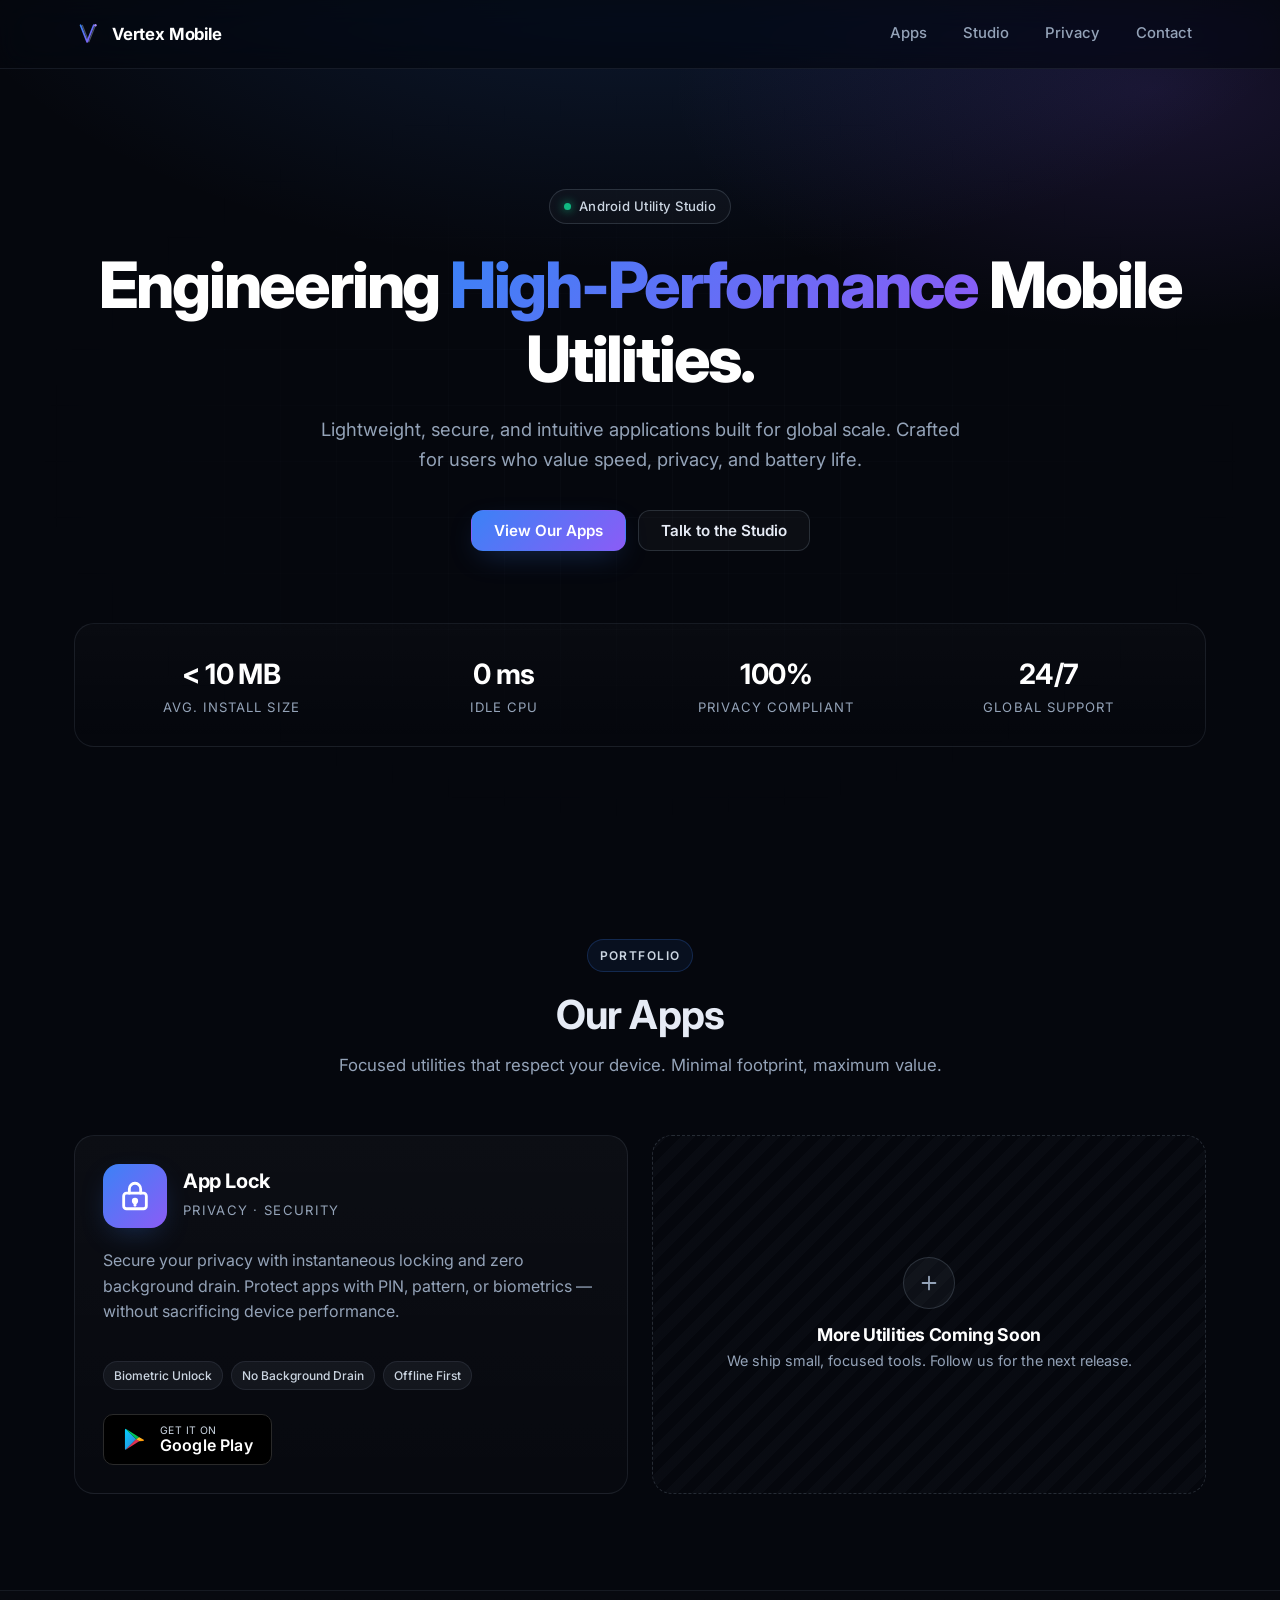
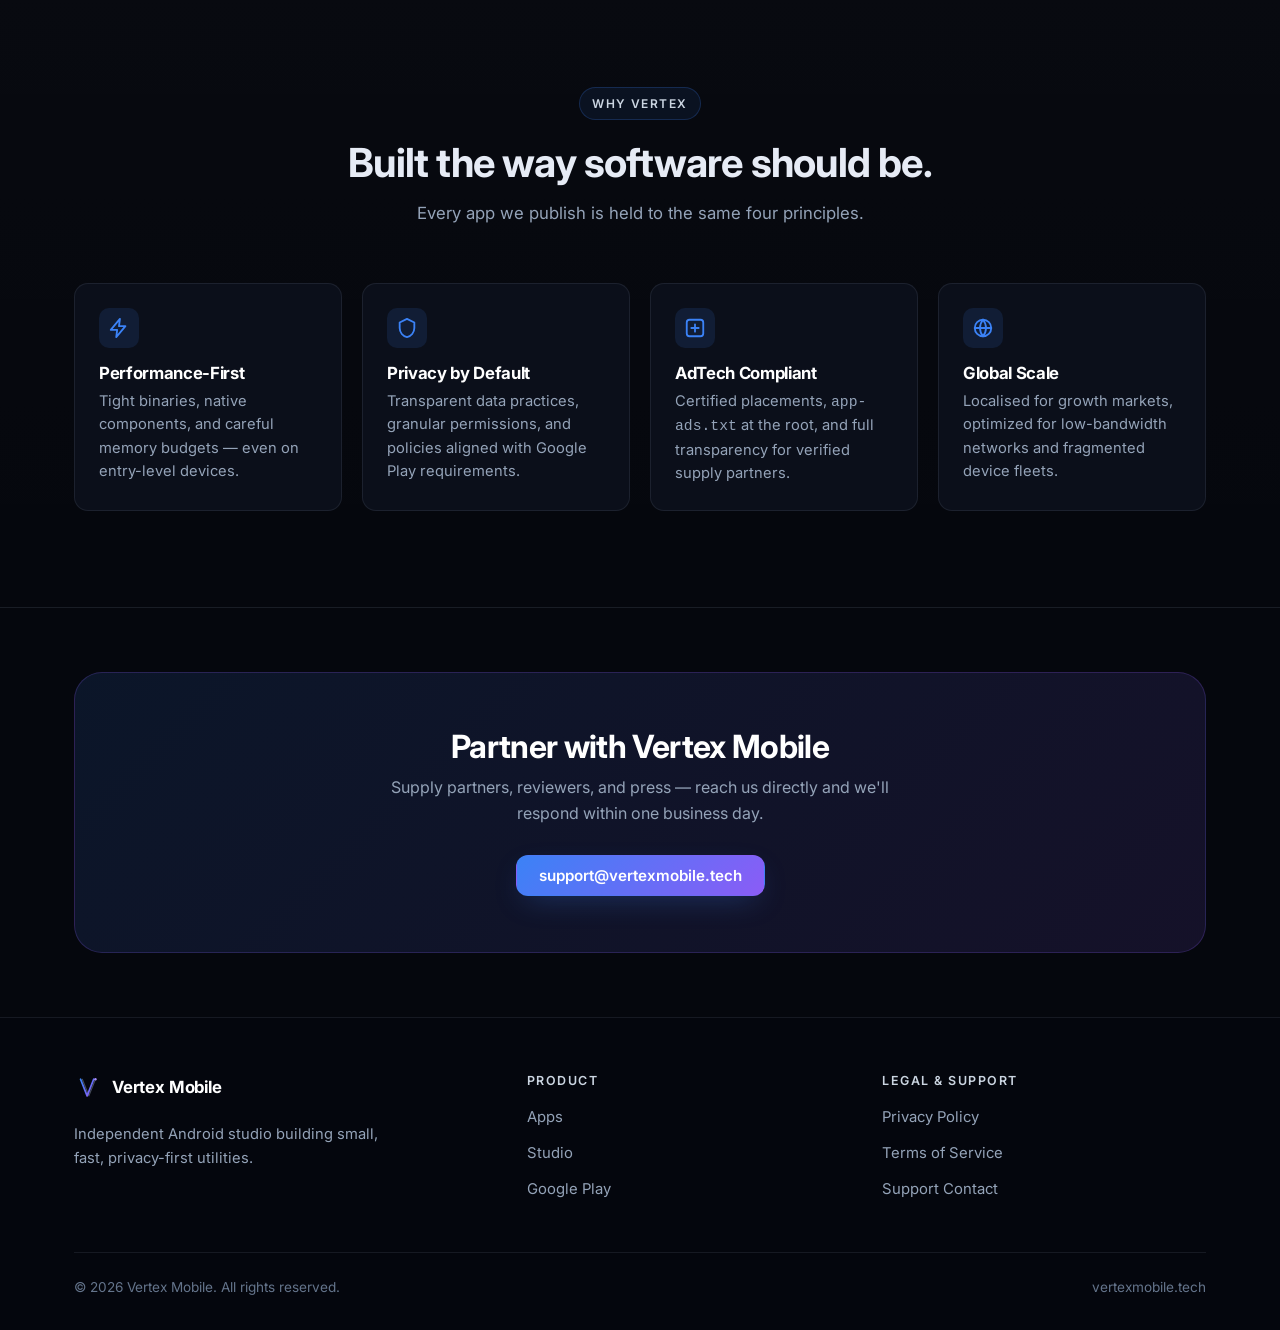
<file: index.html>
<!DOCTYPE html>
<html lang="en">
  <head>
    <meta charset="UTF-8" />
    <meta name="viewport" content="width=device-width, initial-scale=1.0" />
    <title>Vertex Mobile — High-Performance Mobile Utilities</title>
    <meta
      name="description"
      content="Vertex Mobile is a studio building lightweight, secure, and intuitive Android utility apps engineered for global scale."
    />
    <meta name="theme-color" content="#05070d" />
    <meta name="color-scheme" content="dark" />
    <link rel="canonical" href="https://vertexmobile.tech/" />

    <!-- Open Graph / Twitter -->
    <meta property="og:type" content="website" />
    <meta property="og:title" content="Vertex Mobile" />
    <meta
      property="og:description"
      content="Engineering high-performance mobile utilities. Lightweight, secure, intuitive apps built for global scale."
    />
    <meta property="og:url" content="https://vertexmobile.tech/" />
    <meta property="og:site_name" content="Vertex Mobile" />
    <meta name="twitter:card" content="summary_large_image" />
    <meta name="twitter:title" content="Vertex Mobile" />
    <meta
      name="twitter:description"
      content="Engineering high-performance mobile utilities."
    />

    <!-- Favicons -->
    <link rel="icon" type="image/svg+xml" href="assets/img/favicon.svg" />

    <!-- Preconnect + Inter font -->
    <link rel="preconnect" href="https://fonts.googleapis.com" />
    <link rel="preconnect" href="https://fonts.gstatic.com" crossorigin />
    <link
      rel="preload"
      as="style"
      href="https://fonts.googleapis.com/css2?family=Inter:wght@400;500;600;700;800&display=swap"
    />
    <link
      rel="stylesheet"
      href="https://fonts.googleapis.com/css2?family=Inter:wght@400;500;600;700;800&display=swap"
    />

    <!-- App stylesheet -->
    <link rel="stylesheet" href="assets/css/styles.css" />

    <!-- Structured data: Organization -->
    <script type="application/ld+json">
      {
        "@context": "https://schema.org",
        "@type": "Organization",
        "name": "Vertex Mobile",
        "url": "https://vertexmobile.tech/",
        "logo": "https://vertexmobile.tech/assets/img/favicon.svg",
        "email": "developer.albin@gmail.com",
        "sameAs": []
      }
    </script>

    <script async src="https://pagead2.googlesyndication.com/pagead/js/adsbygoogle.js?client=ca-pub-3490757999709276"
     crossorigin="anonymous"></script>
  </head>
  <body>
    <!-- =============== HEADER =============== -->
    <header class="site-header" role="banner">
      <div class="container nav">
        <a href="/" class="brand" aria-label="Vertex Mobile home">
          <svg
            class="brand-mark"
            xmlns="http://www.w3.org/2000/svg"
            viewBox="0 0 64 64"
            aria-hidden="true"
          >
            <defs>
              <linearGradient id="hdr-v" x1="0" y1="0" x2="1" y2="1">
                <stop offset="0%" stop-color="#3b82f6" />
                <stop offset="100%" stop-color="#8b5cf6" />
              </linearGradient>
            </defs>
            <path
              d="M19 12 L34 50 L49 12"
              fill="none"
              stroke="rgba(148,163,184,0.5)"
              stroke-width="2.6"
              stroke-linejoin="round"
              stroke-linecap="round"
            />
            <path
              d="M15 12 L30 50 L45 12"
              fill="none"
              stroke="url(#hdr-v)"
              stroke-width="4"
              stroke-linejoin="round"
              stroke-linecap="round"
            />
            <circle cx="49" cy="12" r="2.8" fill="#a78bfa" />
          </svg>
          <span>Vertex Mobile</span>
        </a>

        <button
          class="nav-toggle"
          type="button"
          aria-expanded="false"
          aria-controls="primary-nav"
          aria-label="Toggle navigation"
        >
          <svg
            width="20"
            height="20"
            viewBox="0 0 24 24"
            fill="none"
            stroke="currentColor"
            stroke-width="2"
            stroke-linecap="round"
          >
            <path d="M4 7h16M4 12h16M4 17h16" />
          </svg>
        </button>

        <ul id="primary-nav" class="nav-links">
          <li><a href="#apps">Apps</a></li>
          <li><a href="#about">Studio</a></li>
          <li><a href="privacy-policy.html">Privacy</a></li>
          <li>
            <a href="mailto:support@vertexmobile.tech">Contact</a>
          </li>
        </ul>
      </div>
    </header>

    <main>
      <!-- =============== HERO =============== -->
      <section class="hero" aria-labelledby="hero-title">
        <div class="hero-grid" aria-hidden="true"></div>
        <div class="container hero-inner">
          <span class="hero-badge">
            <span class="dot" aria-hidden="true"></span>
            Android Utility Studio
          </span>
          <h1 id="hero-title">
            Engineering
            <span class="accent">High-Performance</span>
            Mobile Utilities.
          </h1>
          <p class="lead">
            Lightweight, secure, and intuitive applications built for global
            scale. Crafted for users who value speed, privacy, and battery
            life.
          </p>
          <div class="hero-cta">
            <a href="#apps" class="btn btn-primary">View Our Apps</a>
            <a
              href="mailto:support@vertexmobile.tech"
              class="btn btn-ghost"
              >Talk to the Studio</a
            >
          </div>

          <div class="stats" role="list">
            <div class="stat" role="listitem">
              <div class="stat-value">&lt; 10&nbsp;MB</div>
              <div class="stat-label">Avg. Install Size</div>
            </div>
            <div class="stat" role="listitem">
              <div class="stat-value">0 ms</div>
              <div class="stat-label">Idle CPU</div>
            </div>
            <div class="stat" role="listitem">
              <div class="stat-value">100%</div>
              <div class="stat-label">Privacy Compliant</div>
            </div>
            <div class="stat" role="listitem">
              <div class="stat-value">24/7</div>
              <div class="stat-label">Global Support</div>
            </div>
          </div>
        </div>
      </section>

      <!-- =============== APPS =============== -->
      <section id="apps" class="section">
        <div class="container">
          <div class="text-center">
            <span class="eyebrow">Portfolio</span>
            <h2 class="section-heading">Our Apps</h2>
            <p class="section-sub">
              Focused utilities that respect your device. Minimal footprint,
              maximum value.
            </p>
          </div>

          <div class="apps-grid">
            <!-- App Lock card -->
            <article class="app-card" aria-labelledby="applock-title">
              <div class="app-card-head">
                <div class="app-icon" aria-hidden="true">
                  <svg
                    viewBox="0 0 24 24"
                    fill="none"
                    stroke="#fff"
                    stroke-width="2"
                    stroke-linecap="round"
                    stroke-linejoin="round"
                  >
                    <rect x="4" y="10" width="16" height="11" rx="2" />
                    <path d="M8 10V7a4 4 0 0 1 8 0v3" />
                    <circle cx="12" cy="15.5" r="1.2" fill="#fff" />
                    <path d="M12 16.7V18.5" />
                  </svg>
                </div>
                <div class="app-meta">
                  <h3 id="applock-title">App Lock</h3>
                  <span>Privacy · Security</span>
                </div>
              </div>

              <p class="app-desc">
                Secure your privacy with instantaneous locking and zero
                background drain. Protect apps with PIN, pattern, or
                biometrics — without sacrificing device performance.
              </p>

              <ul class="app-tags">
                <li>Biometric Unlock</li>
                <li>No Background Drain</li>
                <li>Offline First</li>
              </ul>

              <div class="app-card-foot">
                <!-- Play Store badge (SVG/CSS, keeps page static & self-hosted) -->
                <a
                  class="play-badge"
                  href="https://play.google.com/store/apps/developer?id=VertexMobile"
                  rel="noopener"
                  aria-label="Get App Lock on Google Play"
                >
                  <svg viewBox="0 0 512 512" aria-hidden="true">
                    <defs>
                      <linearGradient id="pb-a" x1="0" y1="0" x2="1" y2="1">
                        <stop offset="0" stop-color="#00D2FF" />
                        <stop offset="1" stop-color="#3A7BD5" />
                      </linearGradient>
                      <linearGradient id="pb-b" x1="0" y1="0" x2="1" y2="1">
                        <stop offset="0" stop-color="#FFD93D" />
                        <stop offset="1" stop-color="#FF8A00" />
                      </linearGradient>
                      <linearGradient id="pb-c" x1="0" y1="0" x2="1" y2="1">
                        <stop offset="0" stop-color="#FF4B4B" />
                        <stop offset="1" stop-color="#C2185B" />
                      </linearGradient>
                      <linearGradient id="pb-d" x1="0" y1="0" x2="1" y2="1">
                        <stop offset="0" stop-color="#00E676" />
                        <stop offset="1" stop-color="#00B248" />
                      </linearGradient>
                    </defs>
                    <path
                      d="M72 32 L280 240 L72 448 C64 444 58 436 58 426 L58 54 C58 44 64 36 72 32 Z"
                      fill="url(#pb-a)"
                    />
                    <path
                      d="M340 200 L72 32 L280 240 Z"
                      fill="url(#pb-d)"
                    />
                    <path
                      d="M340 280 L72 448 L280 240 Z"
                      fill="url(#pb-c)"
                    />
                    <path
                      d="M340 200 L420 244 C434 252 434 268 420 276 L340 280 L280 240 Z"
                      fill="url(#pb-b)"
                    />
                  </svg>
                  <span class="play-text">
                    <small>GET IT ON</small>
                    <strong>Google Play</strong>
                  </span>
                </a>
              </div>
            </article>

            <!-- Placeholder card for future apps -->
            <article
              class="app-card-placeholder"
              aria-label="More utilities coming soon"
            >
              <div class="plus" aria-hidden="true">
                <svg
                  width="22"
                  height="22"
                  viewBox="0 0 24 24"
                  fill="none"
                  stroke="currentColor"
                  stroke-width="2"
                  stroke-linecap="round"
                >
                  <path d="M12 5v14M5 12h14" />
                </svg>
              </div>
              <h3>More Utilities Coming Soon</h3>
              <p>
                We ship small, focused tools. Follow us for the next release.
              </p>
            </article>
          </div>
        </div>
      </section>

      <!-- =============== FEATURES / ABOUT =============== -->
      <section id="about" class="section features">
        <div class="container">
          <div class="text-center">
            <span class="eyebrow">Why Vertex</span>
            <h2 class="section-heading">Built the way software should be.</h2>
            <p class="section-sub">
              Every app we publish is held to the same four principles.
            </p>
          </div>

          <div class="features-grid">
            <div class="feature">
              <div class="feature-icon" aria-hidden="true">
                <svg
                  width="22"
                  height="22"
                  viewBox="0 0 24 24"
                  fill="none"
                  stroke="currentColor"
                  stroke-width="2"
                  stroke-linecap="round"
                  stroke-linejoin="round"
                >
                  <path d="M13 2 3 14h7l-1 8 10-12h-7l1-8z" />
                </svg>
              </div>
              <h3>Performance-First</h3>
              <p>
                Tight binaries, native components, and careful memory budgets
                — even on entry-level devices.
              </p>
            </div>

            <div class="feature">
              <div class="feature-icon" aria-hidden="true">
                <svg
                  width="22"
                  height="22"
                  viewBox="0 0 24 24"
                  fill="none"
                  stroke="currentColor"
                  stroke-width="2"
                  stroke-linecap="round"
                  stroke-linejoin="round"
                >
                  <path d="M12 2 4 6v6c0 5 3.5 9 8 10 4.5-1 8-5 8-10V6l-8-4z" />
                </svg>
              </div>
              <h3>Privacy by Default</h3>
              <p>
                Transparent data practices, granular permissions, and policies
                aligned with Google Play requirements.
              </p>
            </div>

            <div class="feature">
              <div class="feature-icon" aria-hidden="true">
                <svg
                  width="22"
                  height="22"
                  viewBox="0 0 24 24"
                  fill="none"
                  stroke="currentColor"
                  stroke-width="2"
                  stroke-linecap="round"
                  stroke-linejoin="round"
                >
                  <rect x="3" y="3" width="18" height="18" rx="3" />
                  <path d="M8 12h8M12 8v8" />
                </svg>
              </div>
              <h3>AdTech Compliant</h3>
              <p>
                Certified placements, <code>app-ads.txt</code> at the root,
                and full transparency for verified supply partners.
              </p>
            </div>

            <div class="feature">
              <div class="feature-icon" aria-hidden="true">
                <svg
                  width="22"
                  height="22"
                  viewBox="0 0 24 24"
                  fill="none"
                  stroke="currentColor"
                  stroke-width="2"
                  stroke-linecap="round"
                  stroke-linejoin="round"
                >
                  <circle cx="12" cy="12" r="9" />
                  <path d="M3 12h18M12 3a14 14 0 0 1 0 18M12 3a14 14 0 0 0 0 18" />
                </svg>
              </div>
              <h3>Global Scale</h3>
              <p>
                Localised for growth markets, optimized for low-bandwidth
                networks and fragmented device fleets.
              </p>
            </div>
          </div>
        </div>
      </section>

      <!-- =============== CTA =============== -->
      <section class="section section-tight">
        <div class="container">
          <div class="cta-block">
            <h2>Partner with Vertex Mobile</h2>
            <p>
              Supply partners, reviewers, and press — reach us directly and
              we'll respond within one business day.
            </p>
            <a
              href="mailto:support@vertexmobile.tech"
              class="btn btn-primary"
              >support@vertexmobile.tech</a
            >
          </div>
        </div>
      </section>
    </main>

    <!-- =============== FOOTER =============== -->
    <footer class="site-footer" role="contentinfo">
      <div class="container">
        <div class="footer-top">
          <div class="footer-brand">
            <a href="/" class="brand" aria-label="Vertex Mobile home">
              <svg
                class="brand-mark"
                xmlns="http://www.w3.org/2000/svg"
                viewBox="0 0 64 64"
                aria-hidden="true"
              >
                <defs>
                  <linearGradient id="ft-v" x1="0" y1="0" x2="1" y2="1">
                    <stop offset="0%" stop-color="#3b82f6" />
                    <stop offset="100%" stop-color="#8b5cf6" />
                  </linearGradient>
                </defs>
                <path
                  d="M19 12 L34 50 L49 12"
                  fill="none"
                  stroke="rgba(148,163,184,0.45)"
                  stroke-width="2.6"
                  stroke-linejoin="round"
                  stroke-linecap="round"
                />
                <path
                  d="M15 12 L30 50 L45 12"
                  fill="none"
                  stroke="url(#ft-v)"
                  stroke-width="4"
                  stroke-linejoin="round"
                  stroke-linecap="round"
                />
                <circle cx="49" cy="12" r="2.8" fill="#a78bfa" />
              </svg>
              <span>Vertex Mobile</span>
            </a>
            <p>
              Independent Android studio building small, fast, privacy-first
              utilities.
            </p>
          </div>

          <div class="footer-col">
            <h4>Product</h4>
            <ul>
              <li><a href="#apps">Apps</a></li>
              <li><a href="#about">Studio</a></li>
              <li>
                <a
                  href="https://play.google.com/store/apps/developer?id=VertexMobile"
                  rel="noopener"
                  >Google Play</a
                >
              </li>
            </ul>
          </div>

          <div class="footer-col">
            <h4>Legal &amp; Support</h4>
            <ul>
              <li><a href="privacy-policy.html">Privacy Policy</a></li>
              <li>
                <a href="Terms_and_Conditions.html">Terms of Service</a>
              </li>
              <li>
                <a href="mailto:developer.albin@gmail.com">Support Contact</a>
              </li>
            </ul>
          </div>
        </div>

        <div class="footer-bottom">
          <div>
            &copy; <span id="year">2026</span> Vertex Mobile. All rights
            reserved.
          </div>
          <div>vertexmobile.tech</div>
        </div>
      </div>
    </footer>

    <script src="assets/js/main.js" defer></script>
  </body>
</html>
</file>
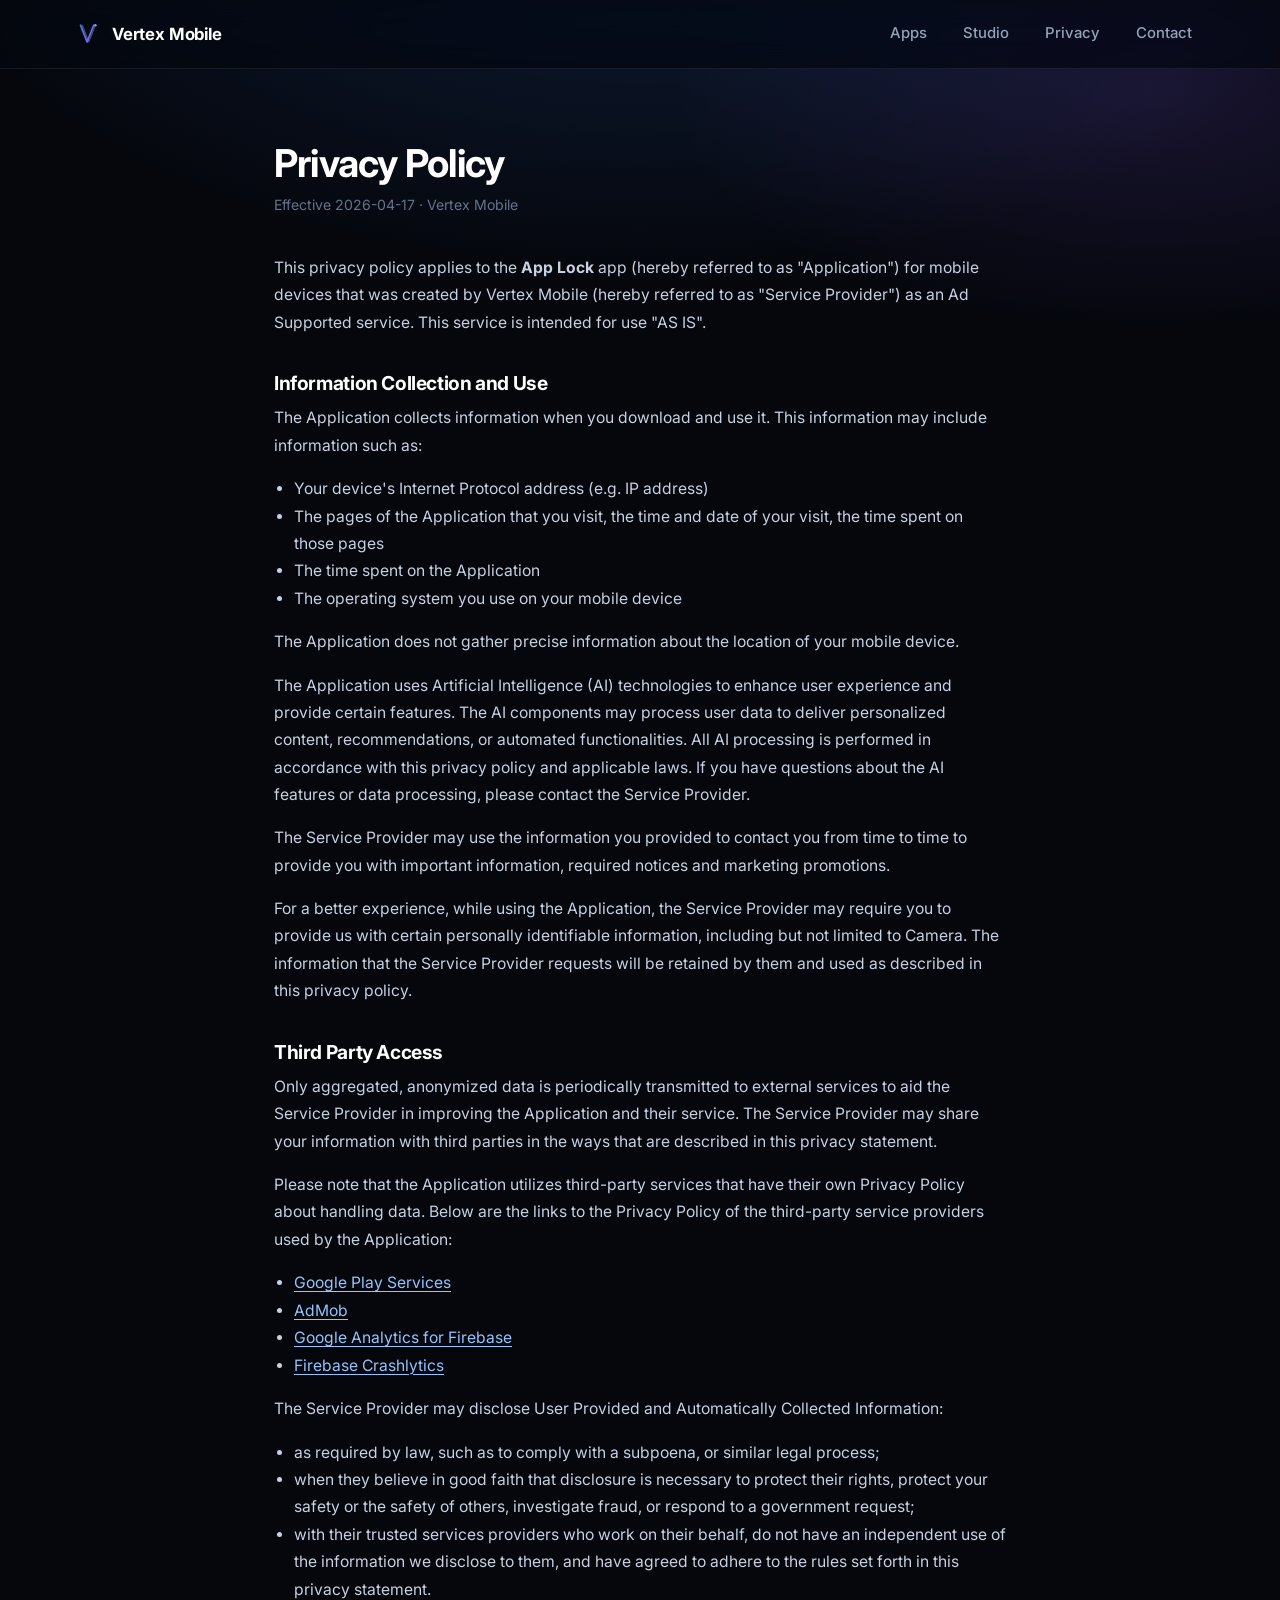
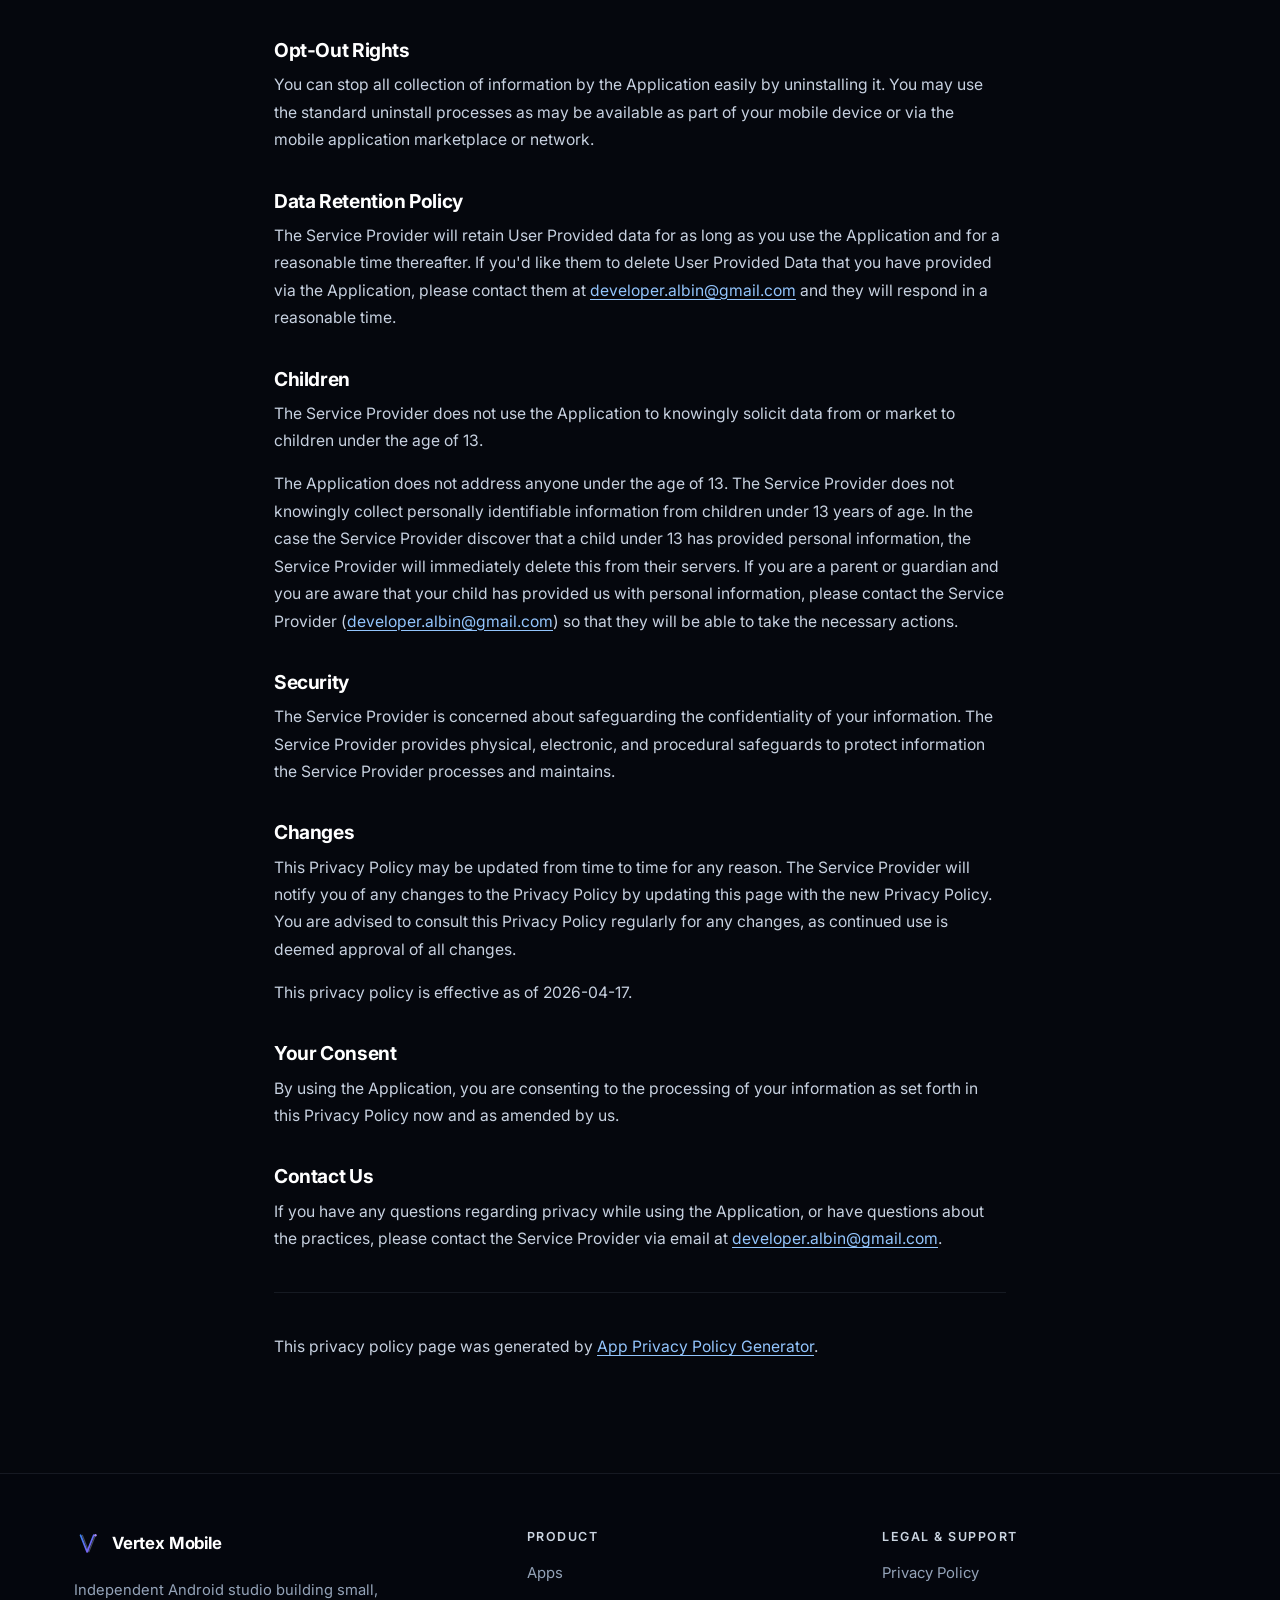
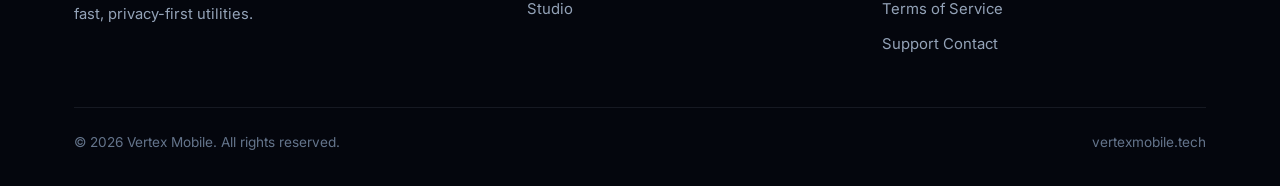
<file: privacy-policy.html>
<!DOCTYPE html>
<html lang="en">
  <head>
    <meta charset="UTF-8" />
    <meta name="viewport" content="width=device-width, initial-scale=1.0" />
    <title>Privacy Policy — Vertex Mobile</title>
    <meta
      name="description"
      content="Privacy Policy for the App Lock application published by Vertex Mobile."
    />
    <meta name="theme-color" content="#05070d" />
    <meta name="color-scheme" content="dark" />
    <meta name="robots" content="index,follow" />
    <link rel="canonical" href="https://vertexmobile.tech/privacy-policy.html" />

    <link rel="icon" type="image/svg+xml" href="assets/img/favicon.svg" />

    <link rel="preconnect" href="https://fonts.googleapis.com" />
    <link rel="preconnect" href="https://fonts.gstatic.com" crossorigin />
    <link
      rel="stylesheet"
      href="https://fonts.googleapis.com/css2?family=Inter:wght@400;500;600;700;800&display=swap"
    />
    <link rel="stylesheet" href="assets/css/styles.css" />
    <script async src="https://pagead2.googlesyndication.com/pagead/js/adsbygoogle.js?client=ca-pub-3490757999709276"
     crossorigin="anonymous"></script>
  </head>
  <body>
    <header class="site-header" role="banner">
      <div class="container nav">
        <a href="/" class="brand" aria-label="Vertex Mobile home">
          <svg
            class="brand-mark"
            xmlns="http://www.w3.org/2000/svg"
            viewBox="0 0 64 64"
            aria-hidden="true"
          >
            <defs>
              <linearGradient id="hdr-v" x1="0" y1="0" x2="1" y2="1">
                <stop offset="0%" stop-color="#3b82f6" />
                <stop offset="100%" stop-color="#8b5cf6" />
              </linearGradient>
            </defs>
            <path
              d="M19 12 L34 50 L49 12"
              fill="none"
              stroke="rgba(148,163,184,0.5)"
              stroke-width="2.6"
              stroke-linejoin="round"
              stroke-linecap="round"
            />
            <path
              d="M15 12 L30 50 L45 12"
              fill="none"
              stroke="url(#hdr-v)"
              stroke-width="4"
              stroke-linejoin="round"
              stroke-linecap="round"
            />
            <circle cx="49" cy="12" r="2.8" fill="#a78bfa" />
          </svg>
          <span>Vertex Mobile</span>
        </a>

        <button
          class="nav-toggle"
          type="button"
          aria-expanded="false"
          aria-controls="primary-nav"
          aria-label="Toggle navigation"
        >
          <svg
            width="20"
            height="20"
            viewBox="0 0 24 24"
            fill="none"
            stroke="currentColor"
            stroke-width="2"
            stroke-linecap="round"
          >
            <path d="M4 7h16M4 12h16M4 17h16" />
          </svg>
        </button>

        <ul id="primary-nav" class="nav-links">
          <li><a href="/#apps">Apps</a></li>
          <li><a href="/#about">Studio</a></li>
          <li><a href="privacy-policy.html" aria-current="page">Privacy</a></li>
          <li><a href="mailto:support@vertexmobile.tech">Contact</a></li>
        </ul>
      </div>
    </header>

    <main>
      <article class="doc">
        <h1>Privacy Policy</h1>
        <p class="doc-meta">Effective 2026-04-17 · Vertex Mobile</p>

        <p>
          This privacy policy applies to the <strong>App Lock</strong> app
          (hereby referred to as "Application") for mobile devices that was
          created by Vertex Mobile (hereby referred to as "Service Provider")
          as an Ad Supported service. This service is intended for use "AS
          IS".
        </p>

        <h2>Information Collection and Use</h2>
        <p>
          The Application collects information when you download and use it.
          This information may include information such as:
        </p>
        <ul>
          <li>Your device's Internet Protocol address (e.g. IP address)</li>
          <li>
            The pages of the Application that you visit, the time and date of
            your visit, the time spent on those pages
          </li>
          <li>The time spent on the Application</li>
          <li>The operating system you use on your mobile device</li>
        </ul>
        <p>
          The Application does not gather precise information about the
          location of your mobile device.
        </p>
        <p>
          The Application uses Artificial Intelligence (AI) technologies to
          enhance user experience and provide certain features. The AI
          components may process user data to deliver personalized content,
          recommendations, or automated functionalities. All AI processing is
          performed in accordance with this privacy policy and applicable
          laws. If you have questions about the AI features or data
          processing, please contact the Service Provider.
        </p>
        <p>
          The Service Provider may use the information you provided to
          contact you from time to time to provide you with important
          information, required notices and marketing promotions.
        </p>
        <p>
          For a better experience, while using the Application, the Service
          Provider may require you to provide us with certain personally
          identifiable information, including but not limited to Camera. The
          information that the Service Provider requests will be retained by
          them and used as described in this privacy policy.
        </p>

        <h2>Third Party Access</h2>
        <p>
          Only aggregated, anonymized data is periodically transmitted to
          external services to aid the Service Provider in improving the
          Application and their service. The Service Provider may share your
          information with third parties in the ways that are described in
          this privacy statement.
        </p>
        <p>
          Please note that the Application utilizes third-party services that
          have their own Privacy Policy about handling data. Below are the
          links to the Privacy Policy of the third-party service providers
          used by the Application:
        </p>
        <ul>
          <li>
            <a
              href="https://www.google.com/policies/privacy/"
              target="_blank"
              rel="noopener noreferrer"
              >Google Play Services</a
            >
          </li>
          <li>
            <a
              href="https://support.google.com/admob/answer/6128543?hl=en"
              target="_blank"
              rel="noopener noreferrer"
              >AdMob</a
            >
          </li>
          <li>
            <a
              href="https://firebase.google.com/support/privacy"
              target="_blank"
              rel="noopener noreferrer"
              >Google Analytics for Firebase</a
            >
          </li>
          <li>
            <a
              href="https://firebase.google.com/support/privacy/"
              target="_blank"
              rel="noopener noreferrer"
              >Firebase Crashlytics</a
            >
          </li>
        </ul>
        <p>
          The Service Provider may disclose User Provided and Automatically
          Collected Information:
        </p>
        <ul>
          <li>
            as required by law, such as to comply with a subpoena, or similar
            legal process;
          </li>
          <li>
            when they believe in good faith that disclosure is necessary to
            protect their rights, protect your safety or the safety of
            others, investigate fraud, or respond to a government request;
          </li>
          <li>
            with their trusted services providers who work on their behalf,
            do not have an independent use of the information we disclose to
            them, and have agreed to adhere to the rules set forth in this
            privacy statement.
          </li>
        </ul>

        <h2>Opt-Out Rights</h2>
        <p>
          You can stop all collection of information by the Application
          easily by uninstalling it. You may use the standard uninstall
          processes as may be available as part of your mobile device or via
          the mobile application marketplace or network.
        </p>

        <h2>Data Retention Policy</h2>
        <p>
          The Service Provider will retain User Provided data for as long as
          you use the Application and for a reasonable time thereafter. If
          you'd like them to delete User Provided Data that you have provided
          via the Application, please contact them at
          <a href="mailto:developer.albin@gmail.com"
            >developer.albin@gmail.com</a
          >
          and they will respond in a reasonable time.
        </p>

        <h2>Children</h2>
        <p>
          The Service Provider does not use the Application to knowingly
          solicit data from or market to children under the age of 13.
        </p>
        <p>
          The Application does not address anyone under the age of 13. The
          Service Provider does not knowingly collect personally identifiable
          information from children under 13 years of age. In the case the
          Service Provider discover that a child under 13 has provided
          personal information, the Service Provider will immediately delete
          this from their servers. If you are a parent or guardian and you
          are aware that your child has provided us with personal
          information, please contact the Service Provider
          (<a href="mailto:developer.albin@gmail.com"
            >developer.albin@gmail.com</a
          >) so that they will be able to take the necessary actions.
        </p>

        <h2>Security</h2>
        <p>
          The Service Provider is concerned about safeguarding the
          confidentiality of your information. The Service Provider provides
          physical, electronic, and procedural safeguards to protect
          information the Service Provider processes and maintains.
        </p>

        <h2>Changes</h2>
        <p>
          This Privacy Policy may be updated from time to time for any
          reason. The Service Provider will notify you of any changes to the
          Privacy Policy by updating this page with the new Privacy Policy.
          You are advised to consult this Privacy Policy regularly for any
          changes, as continued use is deemed approval of all changes.
        </p>
        <p>This privacy policy is effective as of 2026-04-17.</p>

        <h2>Your Consent</h2>
        <p>
          By using the Application, you are consenting to the processing of
          your information as set forth in this Privacy Policy now and as
          amended by us.
        </p>

        <h2>Contact Us</h2>
        <p>
          If you have any questions regarding privacy while using the
          Application, or have questions about the practices, please contact
          the Service Provider via email at
          <a href="mailto:developer.albin@gmail.com"
            >developer.albin@gmail.com</a
          >.
        </p>

        <hr />
        <p>
          This privacy policy page was generated by
          <a
            href="https://app-privacy-policy-generator.nisrulz.com/"
            target="_blank"
            rel="noopener noreferrer"
            >App Privacy Policy Generator</a
          >.
        </p>
      </article>
    </main>

    <footer class="site-footer" role="contentinfo">
      <div class="container">
        <div class="footer-top">
          <div class="footer-brand">
            <a href="/" class="brand" aria-label="Vertex Mobile home">
              <svg
                class="brand-mark"
                xmlns="http://www.w3.org/2000/svg"
                viewBox="0 0 64 64"
                aria-hidden="true"
              >
                <defs>
                  <linearGradient id="ft-v" x1="0" y1="0" x2="1" y2="1">
                    <stop offset="0%" stop-color="#3b82f6" />
                    <stop offset="100%" stop-color="#8b5cf6" />
                  </linearGradient>
                </defs>
                <path
                  d="M19 12 L34 50 L49 12"
                  fill="none"
                  stroke="rgba(148,163,184,0.45)"
                  stroke-width="2.6"
                  stroke-linejoin="round"
                  stroke-linecap="round"
                />
                <path
                  d="M15 12 L30 50 L45 12"
                  fill="none"
                  stroke="url(#ft-v)"
                  stroke-width="4"
                  stroke-linejoin="round"
                  stroke-linecap="round"
                />
                <circle cx="49" cy="12" r="2.8" fill="#a78bfa" />
              </svg>
              <span>Vertex Mobile</span>
            </a>
            <p>
              Independent Android studio building small, fast, privacy-first
              utilities.
            </p>
          </div>

          <div class="footer-col">
            <h4>Product</h4>
            <ul>
              <li><a href="/#apps">Apps</a></li>
              <li><a href="/#about">Studio</a></li>
            </ul>
          </div>

          <div class="footer-col">
            <h4>Legal &amp; Support</h4>
            <ul>
              <li><a href="privacy-policy.html">Privacy Policy</a></li>
              <li>
                <a href="Terms_and_Conditions.html">Terms of Service</a>
              </li>
              <li>
                <a href="mailto:support@vertexmobile.tech">Support Contact</a>
              </li>
            </ul>
          </div>
        </div>

        <div class="footer-bottom">
          <div>
            &copy; <span id="year">2026</span> Vertex Mobile. All rights
            reserved.
          </div>
          <div>vertexmobile.tech</div>
        </div>
      </div>
    </footer>

    <script src="assets/js/main.js" defer></script>
  </body>
</html>
</file>
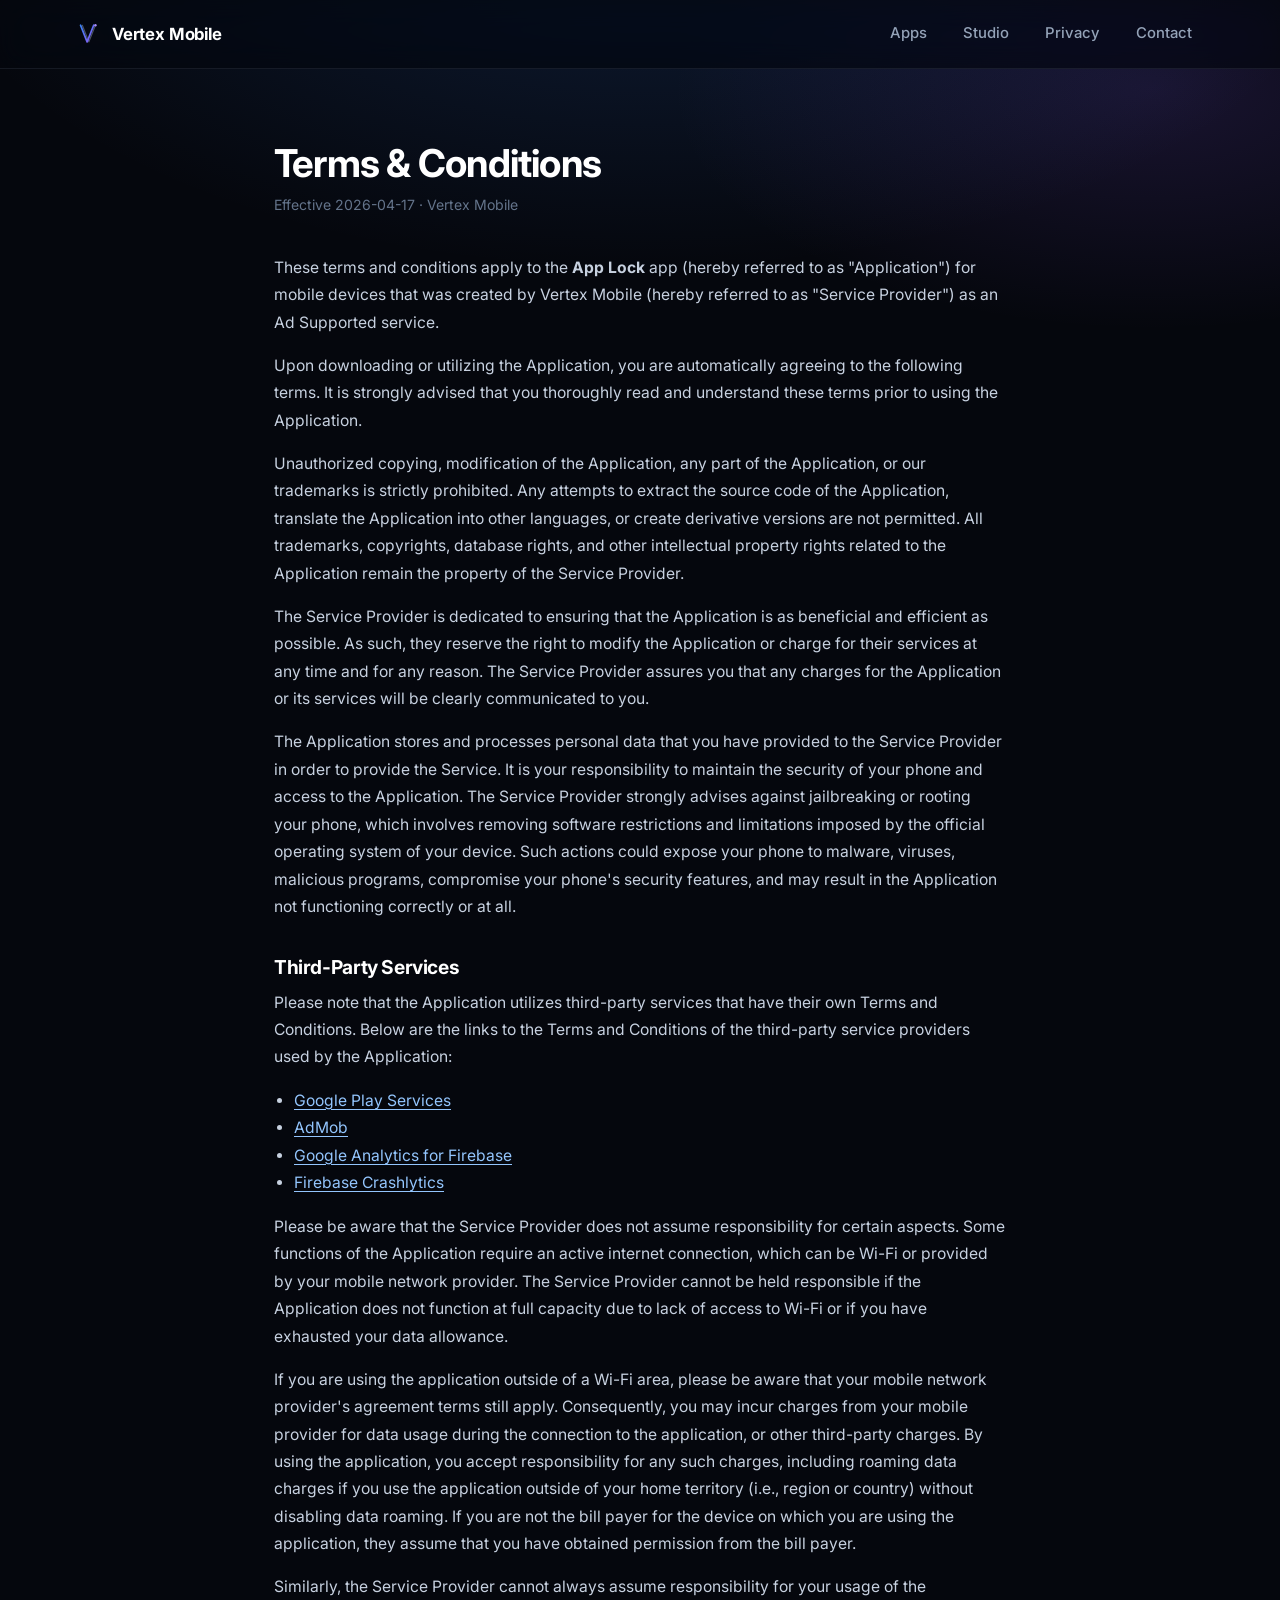
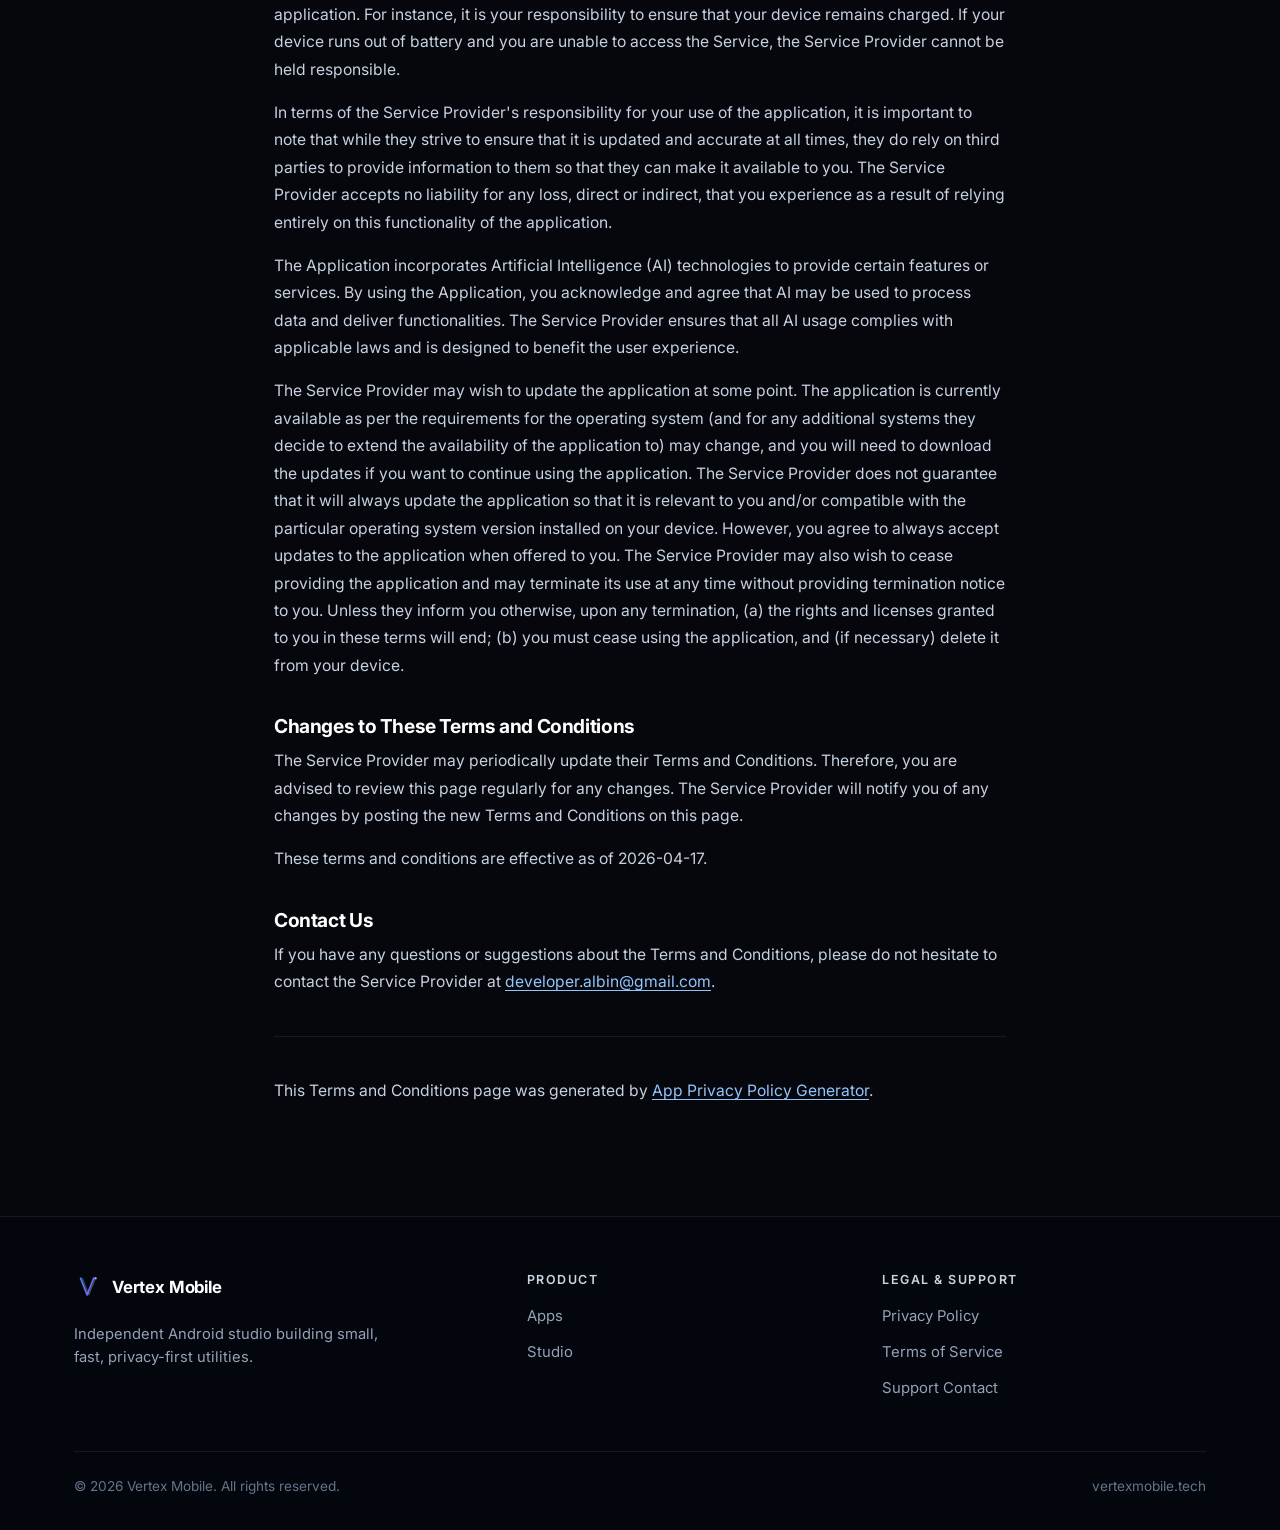
<file: Terms_and_Conditions.html>
<!DOCTYPE html>
<html lang="en">
  <head>
    <meta charset="UTF-8" />
    <meta name="viewport" content="width=device-width, initial-scale=1.0" />
    <title>Terms &amp; Conditions — Vertex Mobile</title>
    <meta
      name="description"
      content="Terms and Conditions for the App Lock application published by Vertex Mobile."
    />
    <meta name="theme-color" content="#05070d" />
    <meta name="color-scheme" content="dark" />
    <meta name="robots" content="index,follow" />
    <link rel="canonical" href="https://vertexmobile.tech/Terms_and_Conditions.html" />

    <link rel="icon" type="image/svg+xml" href="assets/img/favicon.svg" />

    <link rel="preconnect" href="https://fonts.googleapis.com" />
    <link rel="preconnect" href="https://fonts.gstatic.com" crossorigin />
    <link
      rel="stylesheet"
      href="https://fonts.googleapis.com/css2?family=Inter:wght@400;500;600;700;800&display=swap"
    />
    <link rel="stylesheet" href="assets/css/styles.css" />
    <script async src="https://pagead2.googlesyndication.com/pagead/js/adsbygoogle.js?client=ca-pub-3490757999709276"
     crossorigin="anonymous"></script>
  </head>
  <body>
    <header class="site-header" role="banner">
      <div class="container nav">
        <a href="/" class="brand" aria-label="Vertex Mobile home">
          <svg
            class="brand-mark"
            xmlns="http://www.w3.org/2000/svg"
            viewBox="0 0 64 64"
            aria-hidden="true"
          >
            <defs>
              <linearGradient id="hdr-v" x1="0" y1="0" x2="1" y2="1">
                <stop offset="0%" stop-color="#3b82f6" />
                <stop offset="100%" stop-color="#8b5cf6" />
              </linearGradient>
            </defs>
            <path
              d="M19 12 L34 50 L49 12"
              fill="none"
              stroke="rgba(148,163,184,0.5)"
              stroke-width="2.6"
              stroke-linejoin="round"
              stroke-linecap="round"
            />
            <path
              d="M15 12 L30 50 L45 12"
              fill="none"
              stroke="url(#hdr-v)"
              stroke-width="4"
              stroke-linejoin="round"
              stroke-linecap="round"
            />
            <circle cx="49" cy="12" r="2.8" fill="#a78bfa" />
          </svg>
          <span>Vertex Mobile</span>
        </a>

        <button
          class="nav-toggle"
          type="button"
          aria-expanded="false"
          aria-controls="primary-nav"
          aria-label="Toggle navigation"
        >
          <svg
            width="20"
            height="20"
            viewBox="0 0 24 24"
            fill="none"
            stroke="currentColor"
            stroke-width="2"
            stroke-linecap="round"
          >
            <path d="M4 7h16M4 12h16M4 17h16" />
          </svg>
        </button>

        <ul id="primary-nav" class="nav-links">
          <li><a href="/#apps">Apps</a></li>
          <li><a href="/#about">Studio</a></li>
          <li><a href="privacy-policy.html">Privacy</a></li>
          <li><a href="mailto:support@vertexmobile.tech">Contact</a></li>
        </ul>
      </div>
    </header>

    <main>
      <article class="doc">
        <h1>Terms &amp; Conditions</h1>
        <p class="doc-meta">Effective 2026-04-17 · Vertex Mobile</p>

        <p>
          These terms and conditions apply to the <strong>App Lock</strong>
          app (hereby referred to as "Application") for mobile devices that
          was created by Vertex Mobile (hereby referred to as "Service
          Provider") as an Ad Supported service.
        </p>

        <p>
          Upon downloading or utilizing the Application, you are
          automatically agreeing to the following terms. It is strongly
          advised that you thoroughly read and understand these terms prior
          to using the Application.
        </p>

        <p>
          Unauthorized copying, modification of the Application, any part of
          the Application, or our trademarks is strictly prohibited. Any
          attempts to extract the source code of the Application, translate
          the Application into other languages, or create derivative versions
          are not permitted. All trademarks, copyrights, database rights, and
          other intellectual property rights related to the Application
          remain the property of the Service Provider.
        </p>

        <p>
          The Service Provider is dedicated to ensuring that the Application
          is as beneficial and efficient as possible. As such, they reserve
          the right to modify the Application or charge for their services at
          any time and for any reason. The Service Provider assures you that
          any charges for the Application or its services will be clearly
          communicated to you.
        </p>

        <p>
          The Application stores and processes personal data that you have
          provided to the Service Provider in order to provide the Service.
          It is your responsibility to maintain the security of your phone
          and access to the Application. The Service Provider strongly
          advises against jailbreaking or rooting your phone, which involves
          removing software restrictions and limitations imposed by the
          official operating system of your device. Such actions could
          expose your phone to malware, viruses, malicious programs,
          compromise your phone's security features, and may result in the
          Application not functioning correctly or at all.
        </p>

        <h2>Third-Party Services</h2>
        <p>
          Please note that the Application utilizes third-party services
          that have their own Terms and Conditions. Below are the links to
          the Terms and Conditions of the third-party service providers used
          by the Application:
        </p>
        <ul>
          <li>
            <a
              href="https://policies.google.com/terms"
              target="_blank"
              rel="noopener noreferrer"
              >Google Play Services</a
            >
          </li>
          <li>
            <a
              href="https://developers.google.com/admob/terms"
              target="_blank"
              rel="noopener noreferrer"
              >AdMob</a
            >
          </li>
          <li>
            <a
              href="https://www.google.com/analytics/terms/"
              target="_blank"
              rel="noopener noreferrer"
              >Google Analytics for Firebase</a
            >
          </li>
          <li>
            <a
              href="https://firebase.google.com/terms/crashlytics"
              target="_blank"
              rel="noopener noreferrer"
              >Firebase Crashlytics</a
            >
          </li>
        </ul>

        <p>
          Please be aware that the Service Provider does not assume
          responsibility for certain aspects. Some functions of the
          Application require an active internet connection, which can be
          Wi-Fi or provided by your mobile network provider. The Service
          Provider cannot be held responsible if the Application does not
          function at full capacity due to lack of access to Wi-Fi or if you
          have exhausted your data allowance.
        </p>

        <p>
          If you are using the application outside of a Wi-Fi area, please
          be aware that your mobile network provider's agreement terms still
          apply. Consequently, you may incur charges from your mobile
          provider for data usage during the connection to the application,
          or other third-party charges. By using the application, you accept
          responsibility for any such charges, including roaming data
          charges if you use the application outside of your home territory
          (i.e., region or country) without disabling data roaming. If you
          are not the bill payer for the device on which you are using the
          application, they assume that you have obtained permission from
          the bill payer.
        </p>

        <p>
          Similarly, the Service Provider cannot always assume responsibility
          for your usage of the application. For instance, it is your
          responsibility to ensure that your device remains charged. If your
          device runs out of battery and you are unable to access the
          Service, the Service Provider cannot be held responsible.
        </p>

        <p>
          In terms of the Service Provider's responsibility for your use of
          the application, it is important to note that while they strive to
          ensure that it is updated and accurate at all times, they do rely
          on third parties to provide information to them so that they can
          make it available to you. The Service Provider accepts no
          liability for any loss, direct or indirect, that you experience as
          a result of relying entirely on this functionality of the
          application.
        </p>

        <p>
          The Application incorporates Artificial Intelligence (AI)
          technologies to provide certain features or services. By using the
          Application, you acknowledge and agree that AI may be used to
          process data and deliver functionalities. The Service Provider
          ensures that all AI usage complies with applicable laws and is
          designed to benefit the user experience.
        </p>

        <p>
          The Service Provider may wish to update the application at some
          point. The application is currently available as per the
          requirements for the operating system (and for any additional
          systems they decide to extend the availability of the application
          to) may change, and you will need to download the updates if you
          want to continue using the application. The Service Provider does
          not guarantee that it will always update the application so that
          it is relevant to you and/or compatible with the particular
          operating system version installed on your device. However, you
          agree to always accept updates to the application when offered to
          you. The Service Provider may also wish to cease providing the
          application and may terminate its use at any time without
          providing termination notice to you. Unless they inform you
          otherwise, upon any termination, (a) the rights and licenses
          granted to you in these terms will end; (b) you must cease using
          the application, and (if necessary) delete it from your device.
        </p>

        <h2>Changes to These Terms and Conditions</h2>
        <p>
          The Service Provider may periodically update their Terms and
          Conditions. Therefore, you are advised to review this page
          regularly for any changes. The Service Provider will notify you of
          any changes by posting the new Terms and Conditions on this page.
        </p>
        <p>These terms and conditions are effective as of 2026-04-17.</p>

        <h2>Contact Us</h2>
        <p>
          If you have any questions or suggestions about the Terms and
          Conditions, please do not hesitate to contact the Service Provider
          at
          <a href="mailto:developer.albin@gmail.com"
            >developer.albin@gmail.com</a
          >.
        </p>

        <hr />
        <p>
          This Terms and Conditions page was generated by
          <a
            href="https://app-privacy-policy-generator.nisrulz.com/"
            target="_blank"
            rel="noopener noreferrer"
            >App Privacy Policy Generator</a
          >.
        </p>
      </article>
    </main>

    <footer class="site-footer" role="contentinfo">
      <div class="container">
        <div class="footer-top">
          <div class="footer-brand">
            <a href="/" class="brand" aria-label="Vertex Mobile home">
              <svg
                class="brand-mark"
                xmlns="http://www.w3.org/2000/svg"
                viewBox="0 0 64 64"
                aria-hidden="true"
              >
                <defs>
                  <linearGradient id="ft-v" x1="0" y1="0" x2="1" y2="1">
                    <stop offset="0%" stop-color="#3b82f6" />
                    <stop offset="100%" stop-color="#8b5cf6" />
                  </linearGradient>
                </defs>
                <path
                  d="M19 12 L34 50 L49 12"
                  fill="none"
                  stroke="rgba(148,163,184,0.45)"
                  stroke-width="2.6"
                  stroke-linejoin="round"
                  stroke-linecap="round"
                />
                <path
                  d="M15 12 L30 50 L45 12"
                  fill="none"
                  stroke="url(#ft-v)"
                  stroke-width="4"
                  stroke-linejoin="round"
                  stroke-linecap="round"
                />
                <circle cx="49" cy="12" r="2.8" fill="#a78bfa" />
              </svg>
              <span>Vertex Mobile</span>
            </a>
            <p>
              Independent Android studio building small, fast, privacy-first
              utilities.
            </p>
          </div>

          <div class="footer-col">
            <h4>Product</h4>
            <ul>
              <li><a href="/#apps">Apps</a></li>
              <li><a href="/#about">Studio</a></li>
            </ul>
          </div>

          <div class="footer-col">
            <h4>Legal &amp; Support</h4>
            <ul>
              <li><a href="privacy-policy.html">Privacy Policy</a></li>
              <li>
                <a href="Terms_and_Conditions.html">Terms of Service</a>
              </li>
              <li>
                <a href="mailto:support@vertexmobile.tech">Support Contact</a>
              </li>
            </ul>
          </div>
        </div>

        <div class="footer-bottom">
          <div>
            &copy; <span id="year">2026</span> Vertex Mobile. All rights
            reserved.
          </div>
          <div>vertexmobile.tech</div>
        </div>
      </div>
    </footer>

    <script src="assets/js/main.js" defer></script>
  </body>
</html>
</file>
<file: assets/css/styles.css>
/* ============================================================
   Vertex Mobile — Global Stylesheet
   Dark "AdTech Studio" theme, mobile-first, zero layout shift.
   ============================================================ */

:root {
  --color-bg: #05070d;
  --color-bg-elev-1: #0b0f1a;
  --color-bg-elev-2: #111626;
  --color-surface: #151b2e;
  --color-border: rgba(148, 163, 184, 0.12);
  --color-border-strong: rgba(148, 163, 184, 0.22);
  --color-text: #e6ebf5;
  --color-text-muted: #94a3b8;
  --color-text-dim: #64748b;

  --color-accent: #3b82f6;
  --color-accent-2: #8b5cf6;
  --color-accent-glow: rgba(59, 130, 246, 0.35);
  --color-success: #10b981;

  --gradient-accent: linear-gradient(135deg, #3b82f6 0%, #8b5cf6 100%);
  --gradient-radial: radial-gradient(
    1200px 600px at 50% -10%,
    rgba(59, 130, 246, 0.18),
    transparent 60%
  );
  --gradient-radial-2: radial-gradient(
    800px 400px at 90% 10%,
    rgba(139, 92, 246, 0.15),
    transparent 60%
  );

  --shadow-sm: 0 1px 2px rgba(0, 0, 0, 0.4);
  --shadow-md: 0 10px 30px -10px rgba(0, 0, 0, 0.6);
  --shadow-lg: 0 20px 60px -20px rgba(59, 130, 246, 0.25);

  --radius-sm: 8px;
  --radius-md: 14px;
  --radius-lg: 20px;
  --radius-xl: 28px;

  --container: 1180px;

  --font-sans: "Inter", -apple-system, BlinkMacSystemFont, "Segoe UI", Roboto,
    "Helvetica Neue", Arial, sans-serif;
}

/* ------------------------------------------------------------
   Reset & base
   ------------------------------------------------------------ */
*,
*::before,
*::after {
  box-sizing: border-box;
}

html {
  -webkit-text-size-adjust: 100%;
  scroll-behavior: smooth;
}

body {
  margin: 0;
  min-height: 100vh;
  font-family: var(--font-sans);
  font-size: 16px;
  line-height: 1.6;
  color: var(--color-text);
  background: var(--color-bg);
  background-image: var(--gradient-radial), var(--gradient-radial-2);
  background-attachment: fixed;
  -webkit-font-smoothing: antialiased;
  -moz-osx-font-smoothing: grayscale;
  text-rendering: optimizeLegibility;
}

img,
svg {
  display: block;
  max-width: 100%;
  height: auto;
}

a {
  color: var(--color-text);
  text-decoration: none;
  transition: color 0.2s ease;
}

a:hover {
  color: #fff;
}

h1,
h2,
h3,
h4 {
  margin: 0 0 0.5em;
  font-weight: 700;
  letter-spacing: -0.02em;
  line-height: 1.15;
}

p {
  margin: 0 0 1em;
  color: var(--color-text-muted);
}

ul {
  color: var(--color-text-muted);
}

::selection {
  background: var(--color-accent);
  color: #fff;
}

:focus-visible {
  outline: 2px solid var(--color-accent);
  outline-offset: 3px;
  border-radius: 4px;
}

/* ------------------------------------------------------------
   Layout helpers
   ------------------------------------------------------------ */
.container {
  width: 100%;
  max-width: var(--container);
  margin: 0 auto;
  padding: 0 24px;
}

.section {
  padding: 96px 0;
}

.section-tight {
  padding: 64px 0;
}

.eyebrow {
  display: inline-block;
  padding: 6px 12px;
  margin-bottom: 20px;
  font-size: 12px;
  font-weight: 600;
  letter-spacing: 0.12em;
  text-transform: uppercase;
  color: #cbd5e1;
  background: rgba(59, 130, 246, 0.08);
  border: 1px solid rgba(59, 130, 246, 0.22);
  border-radius: 999px;
}

.section-heading {
  font-size: clamp(1.75rem, 3.2vw, 2.5rem);
  margin-bottom: 14px;
}

.section-sub {
  max-width: 640px;
  margin: 0 auto 56px;
  text-align: center;
  color: var(--color-text-muted);
  font-size: 1.05rem;
}

.text-center {
  text-align: center;
}

/* ------------------------------------------------------------
   Header / Nav
   ------------------------------------------------------------ */
.site-header {
  position: sticky;
  top: 0;
  z-index: 50;
  backdrop-filter: saturate(180%) blur(14px);
  -webkit-backdrop-filter: saturate(180%) blur(14px);
  background: rgba(5, 7, 13, 0.72);
  border-bottom: 1px solid var(--color-border);
}

.nav {
  display: flex;
  align-items: center;
  justify-content: space-between;
  height: 68px;
}

.brand {
  display: inline-flex;
  align-items: center;
  gap: 10px;
  font-weight: 700;
  font-size: 1.05rem;
  letter-spacing: -0.01em;
  color: #fff;
}

.brand-mark {
  width: 28px;
  height: 28px;
  display: inline-block;
}

.nav-links {
  display: flex;
  align-items: center;
  gap: 8px;
  list-style: none;
  margin: 0;
  padding: 0;
}

.nav-links a {
  display: inline-block;
  padding: 8px 14px;
  font-size: 0.93rem;
  font-weight: 500;
  color: var(--color-text-muted);
  border-radius: 8px;
  transition: color 0.2s ease, background 0.2s ease;
}

.nav-links a:hover,
.nav-links a:focus-visible {
  color: #fff;
  background: rgba(255, 255, 255, 0.04);
}

.nav-toggle {
  display: none;
  width: 40px;
  height: 40px;
  padding: 0;
  background: transparent;
  border: 1px solid var(--color-border-strong);
  border-radius: 10px;
  color: #fff;
  cursor: pointer;
}

.nav-toggle:focus-visible {
  border-color: var(--color-accent);
}

.nav-toggle svg {
  margin: auto;
}

/* ------------------------------------------------------------
   Buttons
   ------------------------------------------------------------ */
.btn {
  display: inline-flex;
  align-items: center;
  justify-content: center;
  gap: 8px;
  padding: 12px 22px;
  font-family: inherit;
  font-size: 0.95rem;
  font-weight: 600;
  line-height: 1;
  text-decoration: none;
  border: 1px solid transparent;
  border-radius: 12px;
  cursor: pointer;
  transition: transform 0.15s ease, box-shadow 0.2s ease,
    background 0.2s ease, border-color 0.2s ease, color 0.2s ease;
  white-space: nowrap;
}

.btn-primary {
  color: #fff;
  background: var(--gradient-accent);
  box-shadow: 0 10px 30px -10px var(--color-accent-glow);
}

.btn-primary:hover {
  transform: translateY(-1px);
  box-shadow: 0 16px 40px -12px var(--color-accent-glow);
  color: #fff;
}

.btn-ghost {
  color: var(--color-text);
  background: rgba(255, 255, 255, 0.03);
  border-color: var(--color-border-strong);
}

.btn-ghost:hover {
  background: rgba(255, 255, 255, 0.06);
  color: #fff;
}

/* ------------------------------------------------------------
   Hero
   ------------------------------------------------------------ */
.hero {
  position: relative;
  padding: 120px 0 96px;
  text-align: center;
  overflow: hidden;
}

.hero::before {
  content: "";
  position: absolute;
  inset: -1px 0 auto 0;
  height: 1px;
  background: linear-gradient(
    90deg,
    transparent,
    rgba(148, 163, 184, 0.35),
    transparent
  );
}

.hero-grid {
  position: absolute;
  inset: 0;
  background-image: linear-gradient(
      to right,
      rgba(148, 163, 184, 0.06) 1px,
      transparent 1px
    ),
    linear-gradient(to bottom, rgba(148, 163, 184, 0.06) 1px, transparent 1px);
  background-size: 56px 56px;
  mask-image: radial-gradient(
    ellipse at center,
    rgba(0, 0, 0, 0.55),
    transparent 70%
  );
  -webkit-mask-image: radial-gradient(
    ellipse at center,
    rgba(0, 0, 0, 0.55),
    transparent 70%
  );
  pointer-events: none;
}

.hero-inner {
  position: relative;
}

.hero-badge {
  display: inline-flex;
  align-items: center;
  gap: 8px;
  padding: 6px 14px;
  margin-bottom: 24px;
  font-size: 0.82rem;
  font-weight: 500;
  letter-spacing: 0.02em;
  color: #cbd5e1;
  background: rgba(255, 255, 255, 0.03);
  border: 1px solid var(--color-border-strong);
  border-radius: 999px;
}

.hero-badge .dot {
  width: 7px;
  height: 7px;
  border-radius: 50%;
  background: var(--color-success);
  box-shadow: 0 0 10px var(--color-success);
}

.hero h1 {
  font-size: clamp(2.25rem, 5.5vw, 4rem);
  font-weight: 800;
  letter-spacing: -0.035em;
  margin-bottom: 20px;
  color: #fff;
}

.hero h1 .accent {
  background: var(--gradient-accent);
  -webkit-background-clip: text;
  background-clip: text;
  color: transparent;
}

.hero p.lead {
  max-width: 640px;
  margin: 0 auto 36px;
  font-size: clamp(1rem, 1.6vw, 1.15rem);
  color: var(--color-text-muted);
}

.hero-cta {
  display: flex;
  flex-wrap: wrap;
  gap: 12px;
  justify-content: center;
}

/* ------------------------------------------------------------
   Stats bar
   ------------------------------------------------------------ */
.stats {
  display: grid;
  grid-template-columns: repeat(4, minmax(0, 1fr));
  gap: 16px;
  margin-top: 72px;
  padding: 28px;
  background: linear-gradient(
    180deg,
    rgba(255, 255, 255, 0.02),
    rgba(255, 255, 255, 0)
  );
  border: 1px solid var(--color-border);
  border-radius: var(--radius-lg);
}

.stat {
  text-align: center;
}

.stat-value {
  font-size: clamp(1.3rem, 2.2vw, 1.75rem);
  font-weight: 700;
  color: #fff;
  letter-spacing: -0.02em;
}

.stat-label {
  font-size: 0.82rem;
  color: var(--color-text-muted);
  text-transform: uppercase;
  letter-spacing: 0.08em;
}

@media (max-width: 720px) {
  .stats {
    grid-template-columns: repeat(2, minmax(0, 1fr));
  }
}

/* ------------------------------------------------------------
   App cards
   ------------------------------------------------------------ */
.apps-grid {
  display: grid;
  grid-template-columns: repeat(auto-fit, minmax(320px, 1fr));
  gap: 24px;
}

.app-card {
  position: relative;
  display: flex;
  flex-direction: column;
  padding: 28px;
  background: linear-gradient(
    180deg,
    rgba(255, 255, 255, 0.03),
    rgba(255, 255, 255, 0.01)
  );
  border: 1px solid var(--color-border);
  border-radius: var(--radius-lg);
  overflow: hidden;
  transition: transform 0.25s ease, border-color 0.25s ease,
    box-shadow 0.25s ease;
}

.app-card::before {
  content: "";
  position: absolute;
  inset: 0;
  background: radial-gradient(
    600px circle at var(--x, 50%) var(--y, 0%),
    rgba(59, 130, 246, 0.08),
    transparent 40%
  );
  opacity: 0;
  transition: opacity 0.3s ease;
  pointer-events: none;
}

.app-card:hover {
  transform: translateY(-4px);
  border-color: var(--color-border-strong);
  box-shadow: var(--shadow-lg);
}

.app-card:hover::before {
  opacity: 1;
}

.app-card-head {
  display: flex;
  align-items: center;
  gap: 16px;
  margin-bottom: 20px;
}

.app-icon {
  flex-shrink: 0;
  width: 64px;
  height: 64px;
  border-radius: 16px;
  background: var(--gradient-accent);
  display: flex;
  align-items: center;
  justify-content: center;
  box-shadow: 0 10px 30px -10px var(--color-accent-glow);
}

.app-icon svg {
  width: 34px;
  height: 34px;
}

.app-meta h3 {
  font-size: 1.25rem;
  color: #fff;
  margin: 0 0 4px;
}

.app-meta span {
  font-size: 0.82rem;
  color: var(--color-text-muted);
  text-transform: uppercase;
  letter-spacing: 0.1em;
}

.app-desc {
  color: var(--color-text-muted);
  margin-bottom: 20px;
}

.app-tags {
  display: flex;
  flex-wrap: wrap;
  gap: 8px;
  margin-bottom: 24px;
  padding: 0;
  list-style: none;
}

.app-tags li {
  padding: 4px 10px;
  font-size: 0.75rem;
  font-weight: 500;
  color: #cbd5e1;
  background: rgba(148, 163, 184, 0.08);
  border: 1px solid var(--color-border);
  border-radius: 999px;
}

.app-card-foot {
  margin-top: auto;
}

/* Google Play badge */
.play-badge {
  display: inline-flex;
  align-items: center;
  gap: 12px;
  padding: 10px 18px;
  color: #fff;
  background: #000;
  border: 1px solid #2a2a2a;
  border-radius: 10px;
  transition: transform 0.15s ease, border-color 0.2s ease;
}

.play-badge:hover {
  transform: translateY(-1px);
  color: #fff;
  border-color: #555;
}

.play-badge svg {
  flex-shrink: 0;
  width: 26px;
  height: 26px;
}

.play-badge .play-text {
  display: flex;
  flex-direction: column;
  line-height: 1.1;
}

.play-badge .play-text small {
  font-size: 0.65rem;
  font-weight: 400;
  color: #cbd5e1;
  letter-spacing: 0.04em;
}

.play-badge .play-text strong {
  font-size: 1rem;
  font-weight: 600;
  letter-spacing: 0.01em;
}

/* Placeholder / coming-soon card */
.app-card-placeholder {
  display: flex;
  flex-direction: column;
  align-items: center;
  justify-content: center;
  min-height: 280px;
  padding: 32px;
  text-align: center;
  background: repeating-linear-gradient(
    135deg,
    rgba(148, 163, 184, 0.03) 0 10px,
    transparent 10px 20px
  );
  border: 1px dashed var(--color-border-strong);
  border-radius: var(--radius-lg);
}

.app-card-placeholder .plus {
  width: 52px;
  height: 52px;
  margin-bottom: 16px;
  border-radius: 50%;
  background: rgba(148, 163, 184, 0.06);
  border: 1px solid var(--color-border-strong);
  display: flex;
  align-items: center;
  justify-content: center;
  color: var(--color-text-muted);
}

.app-card-placeholder h3 {
  font-size: 1.1rem;
  color: #fff;
  margin-bottom: 4px;
}

.app-card-placeholder p {
  font-size: 0.9rem;
  margin: 0;
}

/* ------------------------------------------------------------
   Features
   ------------------------------------------------------------ */
.features {
  background: linear-gradient(
    180deg,
    rgba(255, 255, 255, 0.01),
    rgba(255, 255, 255, 0)
  );
  border-top: 1px solid var(--color-border);
  border-bottom: 1px solid var(--color-border);
}

.features-grid {
  display: grid;
  grid-template-columns: repeat(auto-fit, minmax(260px, 1fr));
  gap: 20px;
}

.feature {
  padding: 24px;
  background: var(--color-bg-elev-1);
  border: 1px solid var(--color-border);
  border-radius: var(--radius-md);
}

.feature-icon {
  width: 40px;
  height: 40px;
  margin-bottom: 16px;
  border-radius: 10px;
  background: rgba(59, 130, 246, 0.12);
  color: var(--color-accent);
  display: flex;
  align-items: center;
  justify-content: center;
}

.feature h3 {
  font-size: 1.05rem;
  color: #fff;
  margin: 0 0 6px;
}

.feature p {
  font-size: 0.92rem;
  margin: 0;
}

/* ------------------------------------------------------------
   CTA block
   ------------------------------------------------------------ */
.cta-block {
  position: relative;
  padding: 56px 32px;
  text-align: center;
  background: linear-gradient(
    135deg,
    rgba(59, 130, 246, 0.12),
    rgba(139, 92, 246, 0.12)
  );
  border: 1px solid rgba(139, 92, 246, 0.22);
  border-radius: var(--radius-xl);
  overflow: hidden;
}

.cta-block h2 {
  color: #fff;
  font-size: clamp(1.5rem, 3vw, 2rem);
  margin-bottom: 10px;
}

.cta-block p {
  max-width: 520px;
  margin: 0 auto 28px;
}

/* ------------------------------------------------------------
   Footer
   ------------------------------------------------------------ */
.site-footer {
  padding: 56px 0 32px;
  border-top: 1px solid var(--color-border);
  background: rgba(5, 7, 13, 0.7);
}

.footer-top {
  display: grid;
  grid-template-columns: 1.3fr 1fr 1fr;
  gap: 32px;
  margin-bottom: 40px;
}

.footer-brand p {
  margin-top: 14px;
  max-width: 320px;
  font-size: 0.92rem;
}

.footer-col h4 {
  font-size: 0.78rem;
  font-weight: 600;
  color: #cbd5e1;
  letter-spacing: 0.12em;
  text-transform: uppercase;
  margin: 0 0 16px;
}

.footer-col ul {
  list-style: none;
  margin: 0;
  padding: 0;
}

.footer-col li {
  margin-bottom: 10px;
}

.footer-col a {
  font-size: 0.93rem;
  color: var(--color-text-muted);
}

.footer-col a:hover {
  color: #fff;
}

.footer-bottom {
  display: flex;
  flex-wrap: wrap;
  gap: 12px;
  align-items: center;
  justify-content: space-between;
  padding-top: 24px;
  border-top: 1px solid var(--color-border);
  font-size: 0.85rem;
  color: var(--color-text-dim);
}

@media (max-width: 720px) {
  .footer-top {
    grid-template-columns: 1fr;
    gap: 28px;
  }
}

/* ------------------------------------------------------------
   Legal / document pages
   ------------------------------------------------------------ */
.doc {
  max-width: 780px;
  margin: 0 auto;
  padding: 72px 24px 96px;
}

.doc h1 {
  font-size: clamp(1.75rem, 3.5vw, 2.4rem);
  color: #fff;
  margin-bottom: 8px;
}

.doc .doc-meta {
  color: var(--color-text-dim);
  font-size: 0.88rem;
  margin-bottom: 36px;
}

.doc h2 {
  font-size: 1.2rem;
  color: #fff;
  margin-top: 36px;
  margin-bottom: 10px;
}

.doc p,
.doc li {
  color: #c7d1e0;
  font-size: 0.98rem;
  line-height: 1.75;
}

.doc a {
  color: #93c5fd;
  text-decoration: underline;
  text-underline-offset: 3px;
}

.doc a:hover {
  color: #bfdbfe;
}

.doc ul {
  padding-left: 1.25rem;
}

.doc hr {
  margin: 40px 0;
  border: 0;
  border-top: 1px solid var(--color-border);
}

/* ------------------------------------------------------------
   Mobile adjustments
   ------------------------------------------------------------ */
@media (max-width: 720px) {
  .section {
    padding: 72px 0;
  }

  .hero {
    padding: 88px 0 64px;
  }

  .nav-toggle {
    display: inline-flex;
    align-items: center;
    justify-content: center;
  }

  .nav-links {
    position: absolute;
    top: 68px;
    left: 16px;
    right: 16px;
    flex-direction: column;
    align-items: stretch;
    gap: 4px;
    padding: 12px;
    background: rgba(11, 15, 26, 0.96);
    backdrop-filter: blur(14px);
    -webkit-backdrop-filter: blur(14px);
    border: 1px solid var(--color-border);
    border-radius: var(--radius-md);
    box-shadow: var(--shadow-md);
    opacity: 0;
    transform: translateY(-8px);
    pointer-events: none;
    transition: opacity 0.2s ease, transform 0.2s ease;
  }

  .nav-links a {
    padding: 12px 14px;
    font-size: 0.98rem;
  }

  .site-header.nav-open .nav-links {
    opacity: 1;
    transform: translateY(0);
    pointer-events: auto;
  }

  .stats {
    margin-top: 56px;
    padding: 20px;
  }
}

@media (prefers-reduced-motion: reduce) {
  html {
    scroll-behavior: auto;
  }

  * {
    transition: none !important;
    animation: none !important;
  }
}
</file>
